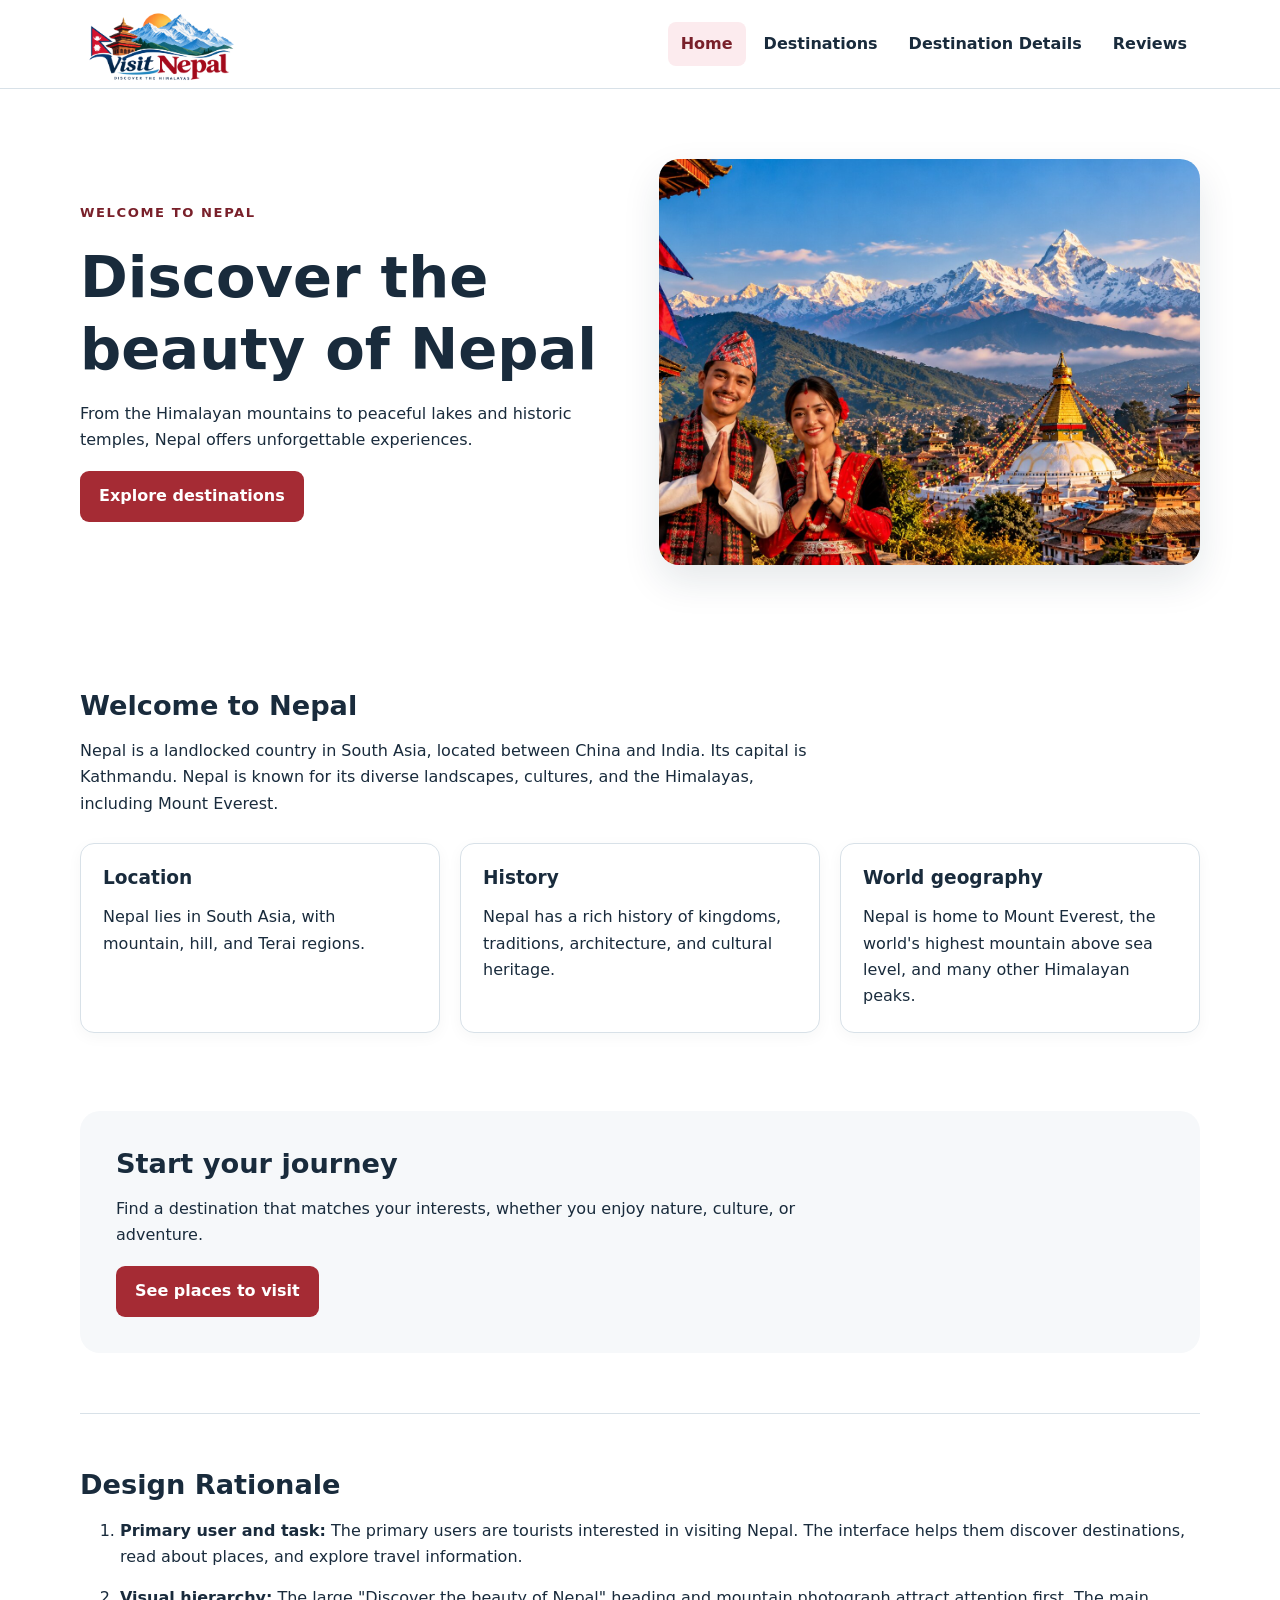
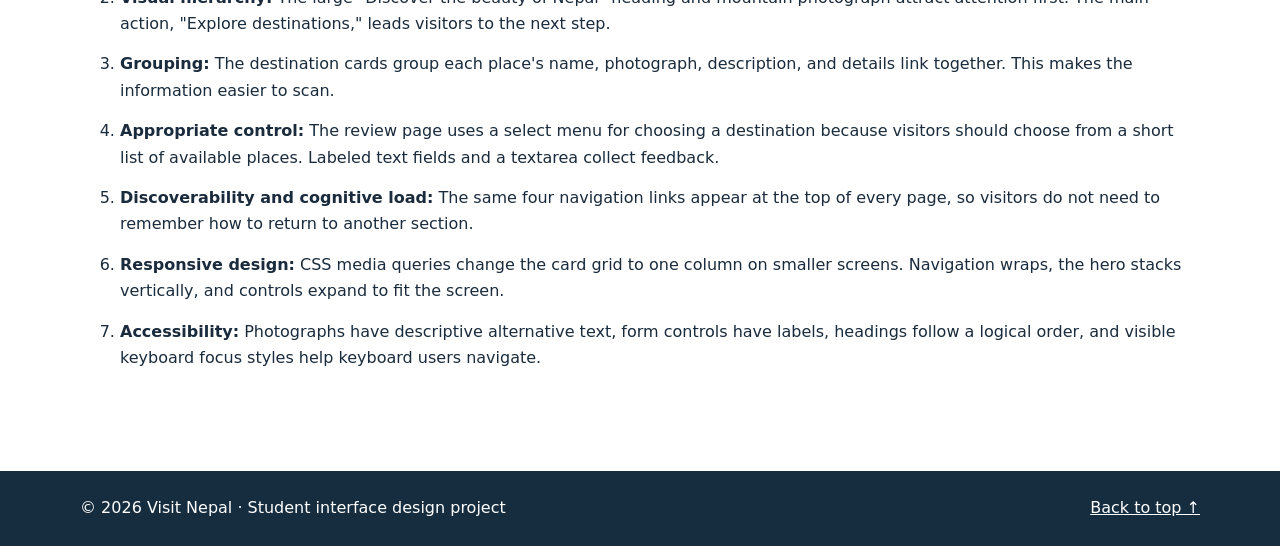
<file: index.html>
<!doctype html>
<html lang="en">

<head>
  <meta charset="utf-8">
  <meta name="viewport" content="width=device-width, initial-scale=1">
  <meta name="description" content="Explore Nepal's destinations, landscapes, and culture.">
  <title>Discover Nepal | Visit Nepal</title>
  <link rel="stylesheet" href="styles.css">
</head>

<body id="top">

  <a class="skip-link" href="#main">Skip to main content</a>

  <header class="site-header">
    <div class="container header-inner">

      <a class="brand" href="index.html" aria-label="Visit Nepal home">
        <img
          src="Logo.png"
          alt="Visit Nepal Logo"
          class="site-logo"
        >
      </a>

      <nav aria-label="Main navigation">
        <a href="index.html" aria-current="page">Home</a>
        <a href="destinations.html">Destinations</a>
        <a href="details.html">Destination Details</a>
        <a href="reviews.html">Reviews</a>
      </nav>

    </div>
  </header>

  <main id="main" class="container">

    <section class="hero">

      <div>
        <p class="eyebrow">WELCOME TO NEPAL</p>

        <h1>Discover the beauty of Nepal</h1>

        <p>
          From the Himalayan mountains to peaceful lakes and historic
          temples, Nepal offers unforgettable experiences.
        </p>

        <a class="button" href="destinations.html">
          Explore destinations
        </a>
      </div>

      <img
        src="Homepage.jpg"
          alt="Scenic landscape of Nepal"
        loading="eager"
      >

    </section>

    <section class="section">

      <h2>Welcome to Nepal</h2>

      <p>
        Nepal is a landlocked country in South Asia, located between
        China and India. Its capital is Kathmandu. Nepal is known
        for its diverse landscapes, cultures, and the Himalayas,
        including Mount Everest.
      </p>

      <div class="cards">

        <article class="card">
          <h3>Location</h3>

          <p>
            Nepal lies in South Asia, with mountain, hill,
            and Terai regions.
          </p>
        </article>

        <article class="card">
          <h3>History</h3>

          <p>
            Nepal has a rich history of kingdoms, traditions,
            architecture, and cultural heritage.
          </p>
        </article>

        <article class="card">
          <h3>World geography</h3>

          <p>
            Nepal is home to Mount Everest, the world's highest
            mountain above sea level, and many other Himalayan peaks.
          </p>
        </article>

      </div>

    </section>

    <section class="section highlight">

      <h2>Start your journey</h2>

      <p>
        Find a destination that matches your interests,
        whether you enjoy nature, culture, or adventure.
      </p>

      <a class="button" href="destinations.html">
        See places to visit
      </a>

    </section>

    <section class="section rationale" id="design-rationale">

      <h2>Design Rationale</h2>

      <ol>

        <li>
          <strong>Primary user and task:</strong>
          The primary users are tourists interested in visiting Nepal.
          The interface helps them discover destinations, read about
          places, and explore travel information.
        </li>

        <li>
          <strong>Visual hierarchy:</strong>
          The large "Discover the beauty of Nepal" heading and
          mountain photograph attract attention first.
          The main action, "Explore destinations," leads visitors
          to the next step.
        </li>

        <li>
          <strong>Grouping:</strong>
          The destination cards group each place's name, photograph,
          description, and details link together.
          This makes the information easier to scan.
        </li>

        <li>
          <strong>Appropriate control:</strong>
          The review page uses a select menu for choosing a destination
          because visitors should choose from a short list of available
          places. Labeled text fields and a textarea collect feedback.
        </li>

        <li>
          <strong>Discoverability and cognitive load:</strong>
          The same four navigation links appear at the top of every
          page, so visitors do not need to remember how to return
          to another section.
        </li>

        <li>
          <strong>Responsive design:</strong>
          CSS media queries change the card grid to one column
          on smaller screens. Navigation wraps, the hero stacks
          vertically, and controls expand to fit the screen.
        </li>

        <li>
          <strong>Accessibility:</strong>
          Photographs have descriptive alternative text, form
          controls have labels, headings follow a logical order,
          and visible keyboard focus styles help keyboard users navigate.
        </li>

      </ol>

    </section>

  </main>

  <footer class="site-footer">
    <div class="container footer-inner">

      <p>© 2026 Visit Nepal · Student interface design project</p>

      <a href="#top">Back to top ↑</a>

    </div>
  </footer>

</body>
</html>
</file>
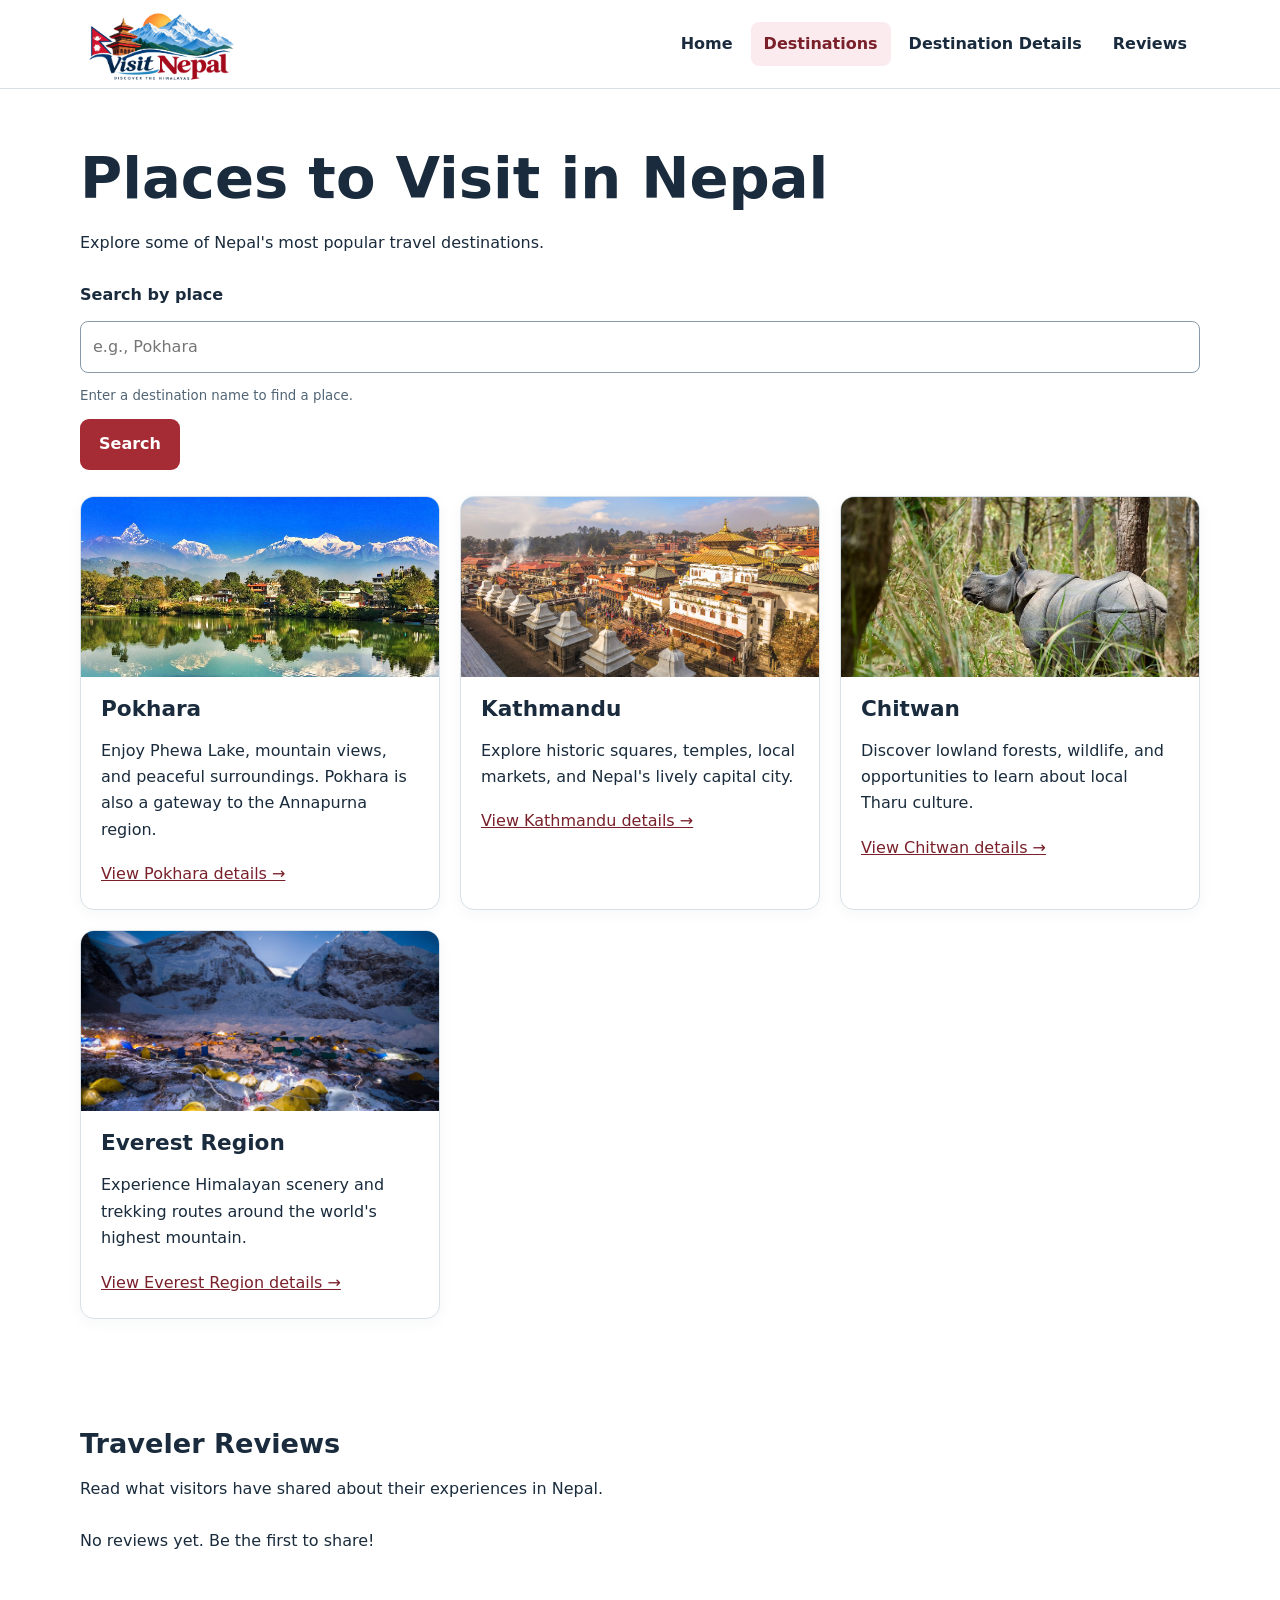
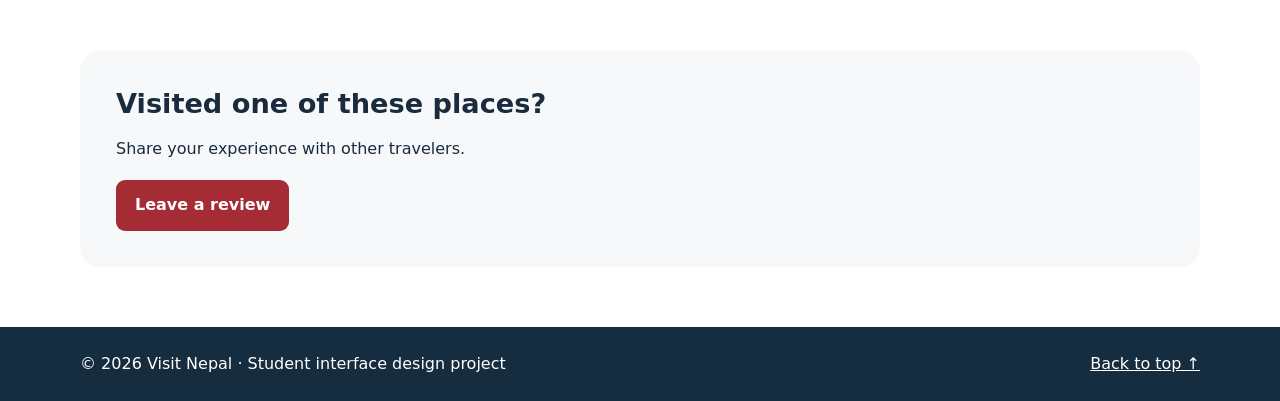
<file: destinations.html>
<!doctype html>
<html lang="en">

<head>
  <meta charset="utf-8">
  <meta name="viewport" content="width=device-width, initial-scale=1">
  <meta name="description" content="Explore Nepal's destinations, landscapes, and culture.">
  <title>Places to Visit | Visit Nepal</title>
  <link rel="stylesheet" href="styles.css">
</head>

<body id="top">

  <a class="skip-link" href="#main">Skip to main content</a>

  <header class="site-header">
    <div class="container header-inner">

      <a class="brand" href="index.html" aria-label="Visit Nepal home">
        <img
          src="Logo.png"
          alt="Visit Nepal Logo"
          class="site-logo"
        >
      </a>

      <nav aria-label="Main navigation">
        <a href="index.html">Home</a>
        <a href="destinations.html" aria-current="page">Destinations</a>
        <a href="details.html?place=pokhara">Destination Details</a>
        <a href="reviews.html">Reviews</a>
      </nav>

    </div>
  </header>

  <main id="main" class="container">

    <section class="section">

      <h1>Places to Visit in Nepal</h1>

      <p>
        Explore some of Nepal's most popular travel destinations.
      </p>

      <form class="search" id="destination-search">

        <label for="place-search">Search by place</label>

        <input
          id="place-search"
          name="place"
          type="search"
          placeholder="e.g., Pokhara"
          aria-describedby="search-help"
        >

        <small id="search-help">
          Enter a destination name to find a place.
        </small>

        <button type="submit">Search</button>

      </form>

      <div class="cards" id="destination-cards">

        <article class="card destination" data-place="pokhara">

          <div class="scene scene-lake">
            <img
              src="Pokhara.jpg"
              alt="Beautiful scenery of Pokhara, Nepal"
              loading="lazy"
            >
          </div>

          <h2>Pokhara</h2>

          <p>
            Enjoy Phewa Lake, mountain views, and peaceful surroundings.
            Pokhara is also a gateway to the Annapurna region.
          </p>

          <a href="details.html?place=pokhara">
            View Pokhara details →
          </a>

        </article>

        <article class="card destination" data-place="kathmandu">

          <div class="scene scene-city">
            <img
              src="Kathmandu.jpg"
              alt="Historic architecture in Kathmandu, Nepal"
              loading="lazy"
            >
          </div>

          <h2>Kathmandu</h2>

          <p>
            Explore historic squares, temples, local markets,
            and Nepal's lively capital city.
          </p>

          <a href="details.html?place=kathmandu">
            View Kathmandu details →
          </a>

        </article>

        <article class="card destination" data-place="chitwan">

          <div class="scene scene-forest">
            <img
              src="Chitwan.jpg"
              alt="Wildlife and natural scenery in Chitwan National Park, Nepal"
              loading="lazy"
            >
          </div>

          <h2>Chitwan</h2>

          <p>
            Discover lowland forests, wildlife, and opportunities
            to learn about local Tharu culture.
          </p>

          <a href="details.html?place=chitwan">
            View Chitwan details →
          </a>

        </article>

        <article class="card destination" data-place="everest">

          <div class="scene scene-mountain">
            <img
              src="Everest.jpg"
              alt="Mount Everest Base Camp with snowy mountains and tents"
              loading="lazy"
            >
          </div>

          <h2>Everest Region</h2>

          <p>
            Experience Himalayan scenery and trekking routes
            around the world's highest mountain.
          </p>

          <a href="details.html?place=everest">
            View Everest Region details →
          </a>

        </article>

      </div>

      <p id="no-results" hidden>
        No destinations found. Try searching for another place.
      </p>

    </section>

    <section class="section" id="traveler-reviews">

      <h2>Traveler Reviews</h2>

      <p>
        Read what visitors have shared about their experiences
        in Nepal.
      </p>

      <div id="reviews-list" class="cards"></div>

    </section>

    <section class="section highlight">

      <h2>Visited one of these places?</h2>

      <p>
        Share your experience with other travelers.
      </p>

      <a class="button" href="reviews.html">
        Leave a review
      </a>

    </section>

  </main>

  <footer class="site-footer">
    <div class="container footer-inner">

      <p>
        © 2026 Visit Nepal · Student interface design project
      </p>

      <a href="#top">Back to top ↑</a>

    </div>
  </footer>

  <script>

    const searchForm = document.getElementById("destination-search");
    const searchInput = document.getElementById("place-search");
    const destinationCards = document.querySelectorAll(
      ".destination"
    );
    const noResults = document.getElementById("no-results");

    function searchDestinations() {

      const searchText = searchInput.value.trim().toLowerCase();
      let found = 0;

      destinationCards.forEach(function(card) {

        const placeName = card.dataset.place;

        if (placeName.includes(searchText)) {
          card.hidden = false;
          found++;
        } else {
          card.hidden = true;
        }

      });

      noResults.hidden = found > 0;
    }

    searchForm.addEventListener("submit", function(event) {
      event.preventDefault();
      searchDestinations();
    });

    searchInput.addEventListener("input", searchDestinations);

    const reviewsList = document.getElementById("reviews-list");

    const reviews = JSON.parse(
      localStorage.getItem("nepalReviews") || "[]"
    );

    if (reviews.length === 0) {

      const message = document.createElement("p");

      message.textContent =
        "No reviews yet. Be the first to share!";

      reviewsList.appendChild(message);

    } else {

      reviews.forEach(function(review) {

        const card = document.createElement("article");
        card.className = "card";

        const place = document.createElement("h3");
        place.textContent = review.destination;

        const name = document.createElement("p");
        name.textContent = "Reviewed by: " + review.name;

        const rating = document.createElement("p");

        const stars = Math.max(
          0,
          Math.min(5, Number(review.rating) || 0)
        );

        rating.textContent =
          "Rating: " +
          "★".repeat(stars) +
          "☆".repeat(5 - stars);

        const experience = document.createElement("p");
        experience.textContent = review.experience;

        const date = document.createElement("p");
        date.className = "note";
        date.textContent = "Posted: " + review.date;

        card.appendChild(place);
        card.appendChild(name);
        card.appendChild(rating);
        card.appendChild(experience);
        card.appendChild(date);

        reviewsList.appendChild(card);

      });

    }

  </script>

</body>
</html>
</file>
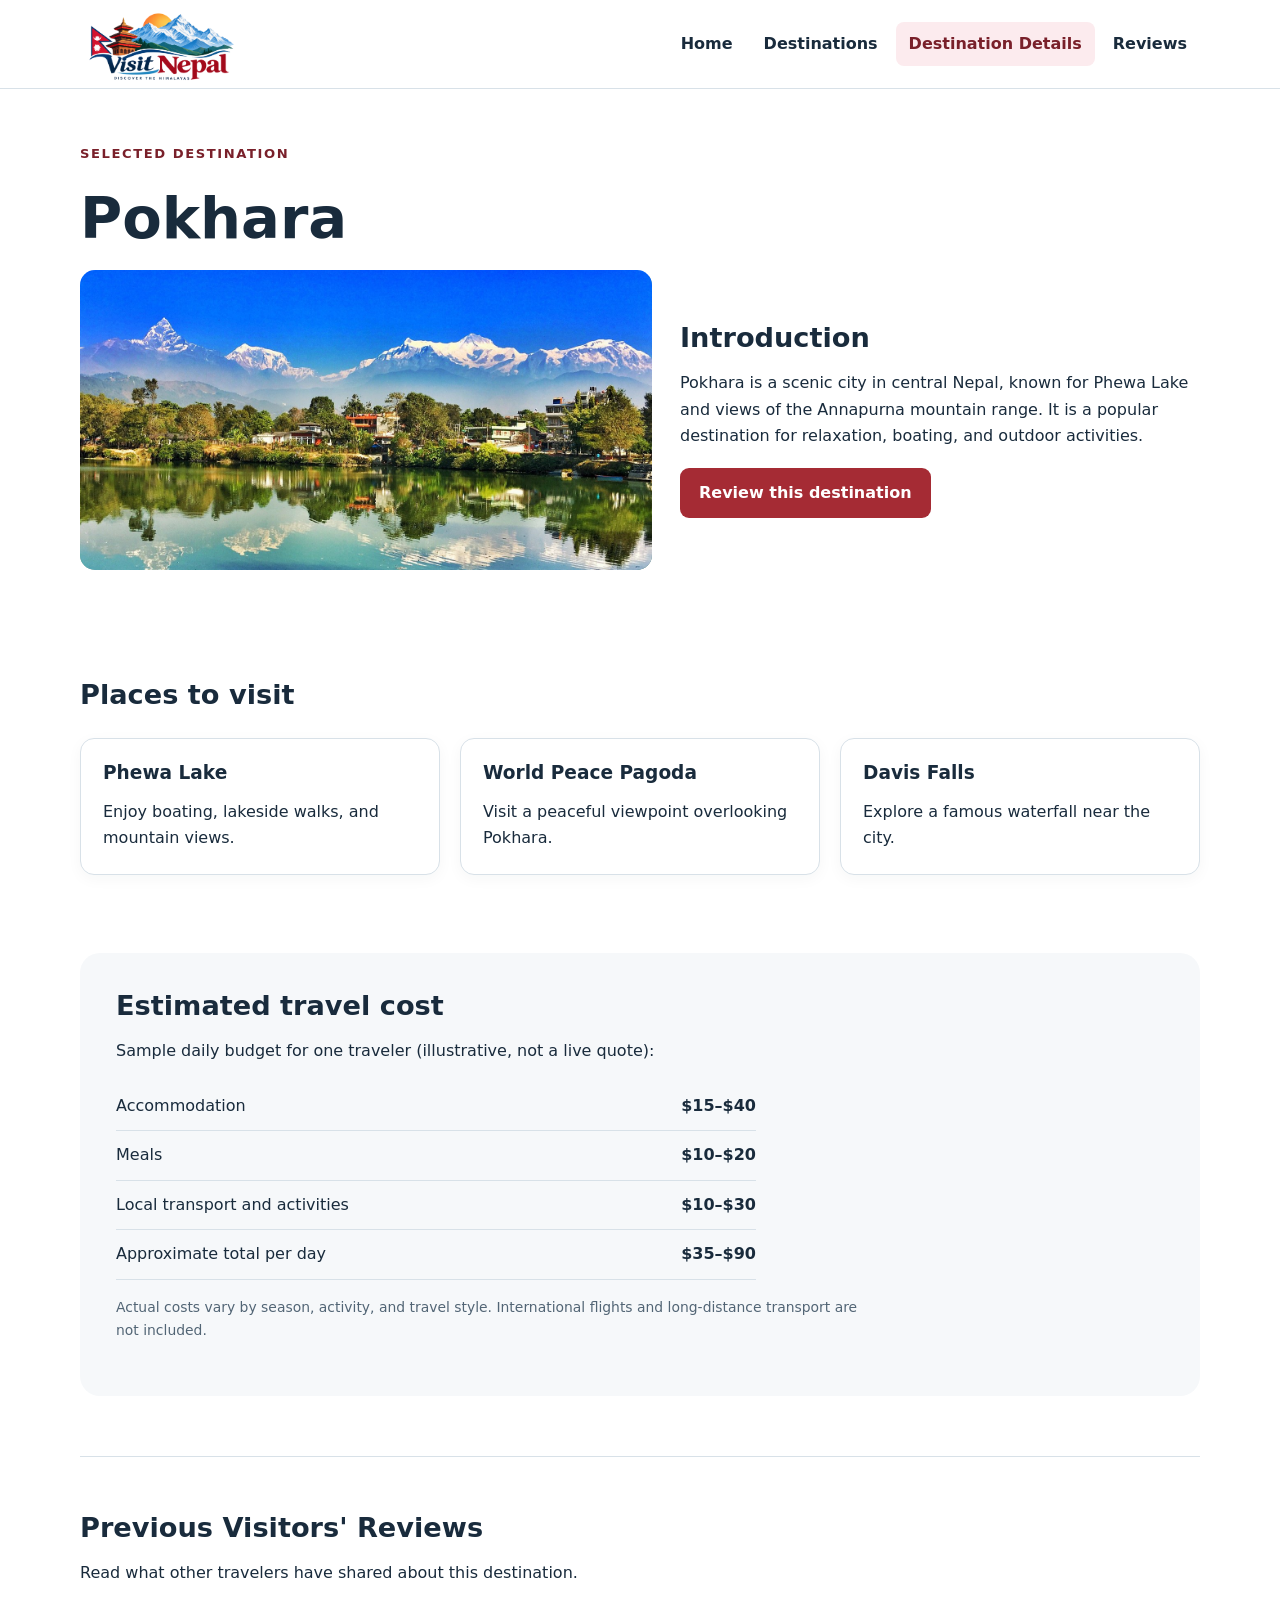
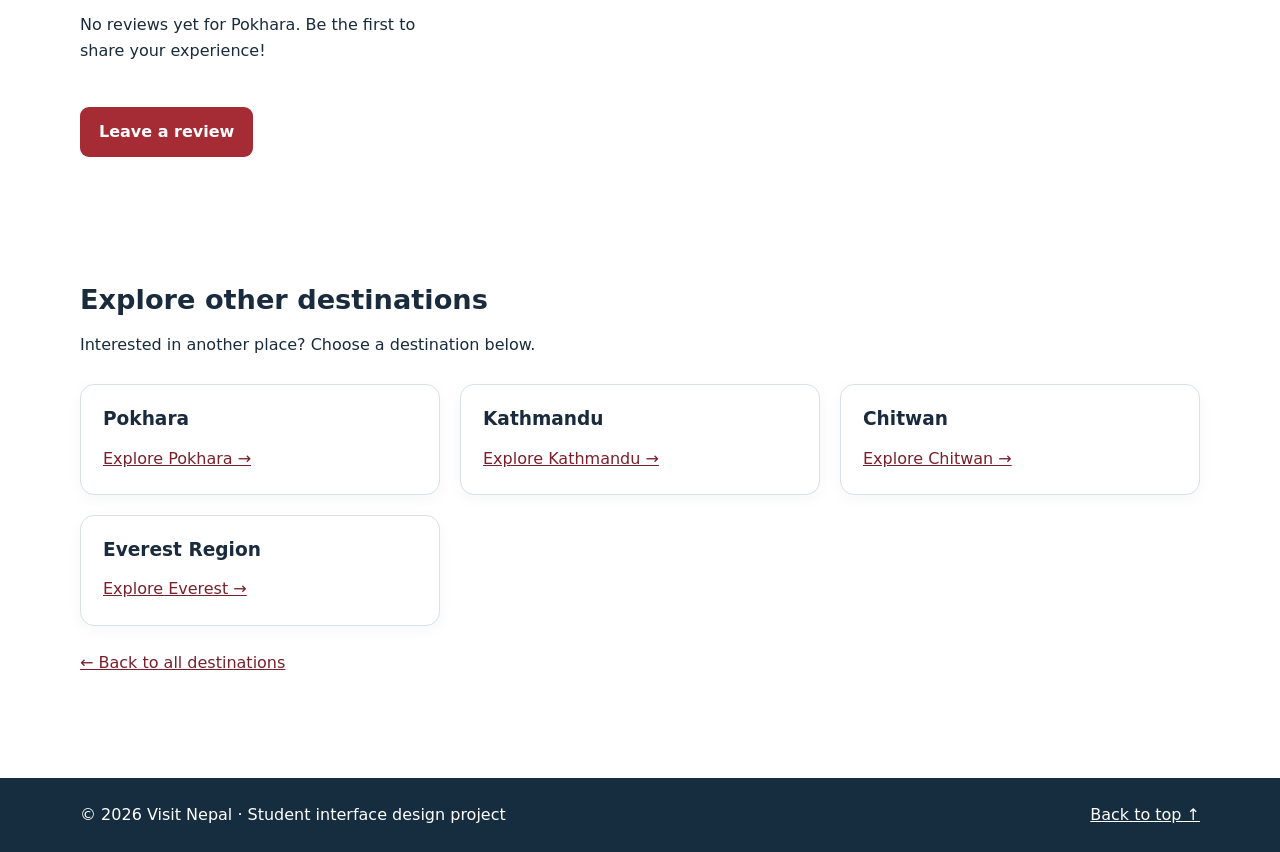
<file: details.html>
<!doctype html>
<html lang="en">

<head>
  <meta charset="utf-8">
  <meta name="viewport" content="width=device-width, initial-scale=1">
  <meta name="description" content="Explore Nepal's destinations, landscapes, and culture.">
  <title>Destination Details | Visit Nepal</title>
  <link rel="stylesheet" href="styles.css">
</head>

<body id="top">

  <a class="skip-link" href="#main">Skip to main content</a>

  <header class="site-header">
    <div class="container header-inner">

      <a class="brand" href="index.html" aria-label="Visit Nepal home">
        <img
          src="Logo.png"
          alt="Visit Nepal Logo"
          class="site-logo"
        >
      </a>

      <nav aria-label="Main navigation">
        <a href="index.html">Home</a>
        <a href="destinations.html">Destinations</a>
        <a href="details.html" aria-current="page">Destination Details</a>
        <a href="reviews.html">Reviews</a>
      </nav>

    </div>
  </header>

  <main id="main" class="container">

    <section class="section">

      <p class="eyebrow">SELECTED DESTINATION</p>

      <h1 id="place-name">Pokhara</h1>

      <div class="detail-hero">

        <div class="scene">
          <img
            id="place-image"
            src="Pokhara.jpg"
            alt="Scenery of Pokhara, Nepal"
            loading="eager"
          >
        </div>

        <div>

          <h2>Introduction</h2>

          <p id="place-description"></p>

          <a
            class="button"
            id="review-link"
            href="reviews.html?place=pokhara"
          >
            Review this destination
          </a>

        </div>

      </div>

    </section>

    <section class="section">

      <h2>Places to visit</h2>

      <div class="cards" id="attractions-list"></div>

    </section>

    <section class="section highlight">

      <h2>Estimated travel cost</h2>

      <p>
        Sample daily budget for one traveler
        (illustrative, not a live quote):
      </p>

      <ul class="budget" id="budget-list"></ul>

      <p class="note">
        Actual costs vary by season, activity, and travel style.
        International flights and long-distance transport
        are not included.
      </p>

    </section>

    <section class="section" id="previous-reviews">

      <h2>Previous Visitors' Reviews</h2>

      <p id="reviews-description">
        Read what other travelers have shared about this destination.
      </p>

      <div class="cards" id="destination-reviews"></div>

      <p style="margin-top: 24px;">
        <a class="button" id="leave-review-link" href="reviews.html">
          Leave a review
        </a>
      </p>

    </section>

    <section class="section" id="other-places">

      <h2>Explore other destinations</h2>

      <p>
        Interested in another place?
        Choose a destination below.
      </p>

      <div class="cards">

        <article class="card">
          <h3>Pokhara</h3>
          <a href="details.html?place=pokhara">
            Explore Pokhara →
          </a>
        </article>

        <article class="card">
          <h3>Kathmandu</h3>
          <a href="details.html?place=kathmandu">
            Explore Kathmandu →
          </a>
        </article>

        <article class="card">
          <h3>Chitwan</h3>
          <a href="details.html?place=chitwan">
            Explore Chitwan →
          </a>
        </article>

        <article class="card">
          <h3>Everest Region</h3>
          <a href="details.html?place=everest">
            Explore Everest →
          </a>
        </article>

      </div>

      <p style="margin-top: 24px;">
        <a href="destinations.html">
          ← Back to all destinations
        </a>
      </p>

    </section>

  </main>

  <footer class="site-footer">
    <div class="container footer-inner">

      <p>© 2026 Visit Nepal · Student interface design project</p>

      <a href="#top">Back to top ↑</a>

    </div>
  </footer>

  <script>

    const destinations = {

      pokhara: {
        name: "Pokhara",
        image: "Pokhara.jpg",

        description:
          "Pokhara is a scenic city in central Nepal, known for " +
          "Phewa Lake and views of the Annapurna mountain range. " +
          "It is a popular destination for relaxation, boating, " +
          "and outdoor activities.",

        attractions: [
          {
            name: "Phewa Lake",
            description: "Enjoy boating, lakeside walks, and mountain views."
          },
          {
            name: "World Peace Pagoda",
            description: "Visit a peaceful viewpoint overlooking Pokhara."
          },
          {
            name: "Davis Falls",
            description: "Explore a famous waterfall near the city."
          }
        ],

        budget: [
          ["Accommodation", "$15–$40"],
          ["Meals", "$10–$20"],
          ["Local transport and activities", "$10–$30"],
          ["Approximate total per day", "$35–$90"]
        ]
      },

      kathmandu: {
        name: "Kathmandu",
        image: "Kathmandu.jpg",

        description:
          "Kathmandu is the capital of Nepal and is known for its " +
          "historic temples, cultural heritage, traditional markets, " +
          "and busy city life. Visitors can explore ancient " +
          "architecture and learn about Nepalese traditions.",

        attractions: [
          {
            name: "Pashupatinath Temple",
            description: "Visit an important Hindu temple complex."
          },
          {
            name: "Swayambhunath Stupa",
            description: "Explore the famous hilltop stupa, also called the Monkey Temple."
          },
          {
            name: "Kathmandu Durbar Square",
            description: "Discover historic palaces, temples, and traditional architecture."
          }
        ],

        budget: [
          ["Accommodation", "$15–$45"],
          ["Meals", "$10–$25"],
          ["Local transport and activities", "$10–$30"],
          ["Approximate total per day", "$35–$100"]
        ]
      },

      chitwan: {
        name: "Chitwan",
        image: "Chitwan.jpg",

        description:
          "Chitwan is located in the southern lowlands of Nepal. " +
          "It is famous for Chitwan National Park, wildlife, " +
          "forests, and Tharu culture. Visitors can enjoy " +
          "nature activities and learn about local traditions.",

        attractions: [
          {
            name: "Chitwan National Park",
            description: "Explore protected forests and look for wildlife with a guide."
          },
          {
            name: "Rapti River",
            description: "Enjoy riverside scenery and guided canoe activities."
          },
          {
            name: "Tharu Cultural Experience",
            description: "Learn about the traditions and culture of the Tharu community."
          }
        ],

        budget: [
          ["Accommodation", "$15–$45"],
          ["Meals", "$10–$25"],
          ["Local transport and activities", "$20–$60"],
          ["Approximate total per day", "$45–$130"]
        ]
      },

      everest: {
        name: "Everest Region",
        image: "Everest.jpg",

        description:
          "The Everest Region is located in northeastern Nepal " +
          "and is famous for Mount Everest, the world's highest " +
          "mountain above sea level. It offers Himalayan scenery, " +
          "trekking routes, and Sherpa cultural experiences.",

        attractions: [
          {
            name: "Everest Base Camp",
            description: "Experience a famous trekking destination in the Himalayas."
          },
          {
            name: "Namche Bazaar",
            description: "Explore a mountain town known as a gateway to Everest."
          },
          {
            name: "Tengboche Monastery",
            description: "Visit a Buddhist monastery surrounded by mountain scenery."
          }
        ],

        budget: [
          ["Accommodation", "$15–$40"],
          ["Meals", "$20–$45"],
          ["Guides, permits, and activities", "$30–$100"],
          ["Approximate total per day", "$65–$185"]
        ]
      }

    };

    const params = new URLSearchParams(window.location.search);
   const requestedPlace = params.get("place");
const selectedPlace = destinations[requestedPlace]
  ? requestedPlace
  : "pokhara";

const place = destinations[selectedPlace];

    document.title = place.name + " | Visit Nepal";

    document.getElementById("place-name").textContent = place.name;

    const placeImage = document.getElementById("place-image");
    placeImage.src = place.image;
    placeImage.alt = "Scenery of " + place.name + ", Nepal";

    document.getElementById("place-description").textContent =
      place.description;

    document.getElementById("review-link").href =
      "reviews.html?place=" + selectedPlace;

    const attractionsList = document.getElementById("attractions-list");

    place.attractions.forEach(function(attraction) {

      const card = document.createElement("article");
      card.className = "card";

      const heading = document.createElement("h3");
      heading.textContent = attraction.name;

      const description = document.createElement("p");
      description.textContent = attraction.description;

      card.appendChild(heading);
      card.appendChild(description);

      attractionsList.appendChild(card);

    });

    const budgetList = document.getElementById("budget-list");

    place.budget.forEach(function(item) {

      const listItem = document.createElement("li");

      const label = document.createElement("span");
      label.textContent = item[0];

      const cost = document.createElement("strong");
      cost.textContent = item[1];

      listItem.appendChild(label);
      listItem.appendChild(cost);

      budgetList.appendChild(listItem);

    });

    const reviewsContainer = document.getElementById(
      "destination-reviews"
    );

    const savedReviews = JSON.parse(
      localStorage.getItem("nepalReviews") || "[]"
    );

    const destinationReviews = savedReviews.filter(function(review) {
      return review.destination === place.name;
    });

    document.getElementById("leave-review-link").href =
      "reviews.html?place=" + selectedPlace;

    if (destinationReviews.length === 0) {

      const message = document.createElement("p");

      message.textContent =
        "No reviews yet for " + place.name +
        ". Be the first to share your experience!";

      reviewsContainer.appendChild(message);

    } else {

      destinationReviews.reverse().forEach(function(review) {

        const card = document.createElement("article");
        card.className = "card";

        const heading = document.createElement("h3");
        heading.textContent = review.name;

        const rating = document.createElement("p");

        const stars = Math.max(
          0,
          Math.min(5, Math.round(Number(review.rating) || 0))
        );

        rating.textContent =
          "Rating: " +
          "★".repeat(stars) +
          "☆".repeat(5 - stars);

        const experience = document.createElement("p");
        experience.textContent = review.experience;

        const date = document.createElement("p");
        date.className = "note";
        date.textContent = "Posted: " + review.date;

        card.appendChild(heading);
        card.appendChild(rating);
        card.appendChild(experience);
        card.appendChild(date);

        reviewsContainer.appendChild(card);

      });

    }

  </script>

</body>
</html>
</file>
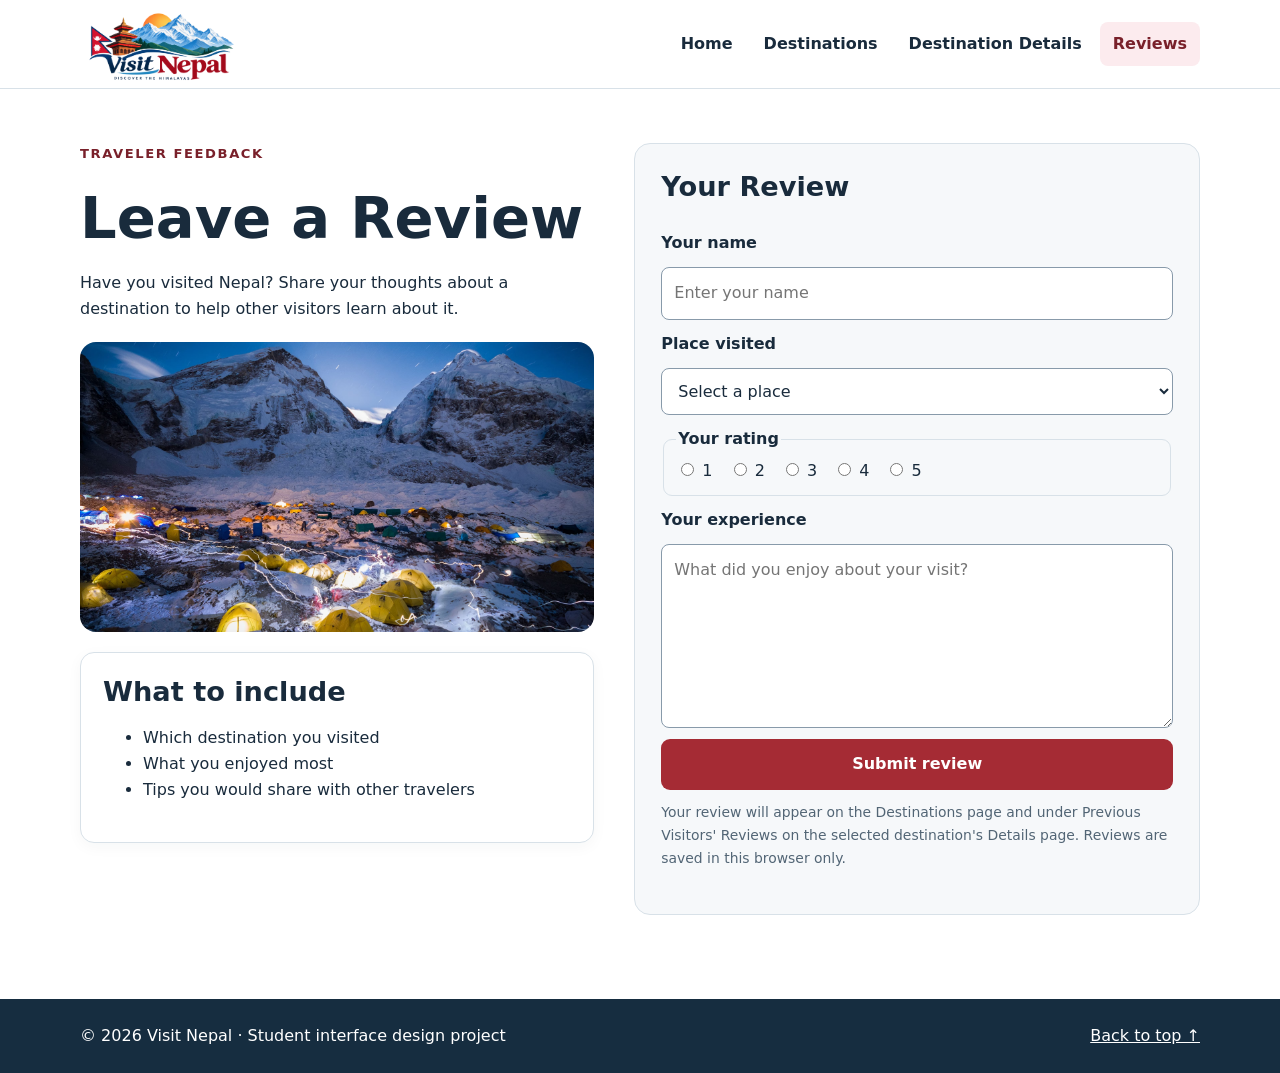
<file: reviews.html>
<!doctype html>
<html lang="en">

<head>
  <meta charset="utf-8">
  <meta name="viewport" content="width=device-width, initial-scale=1">
  <meta name="description" content="Share your travel experience in Nepal.">
  <title>Share Your Experience | Visit Nepal</title>
  <link rel="stylesheet" href="styles.css">
</head>

<body id="top">

  <a class="skip-link" href="#main">Skip to main content</a>

  <header class="site-header">
    <div class="container header-inner">

      <a class="brand" href="index.html" aria-label="Visit Nepal home">
        <img
          src="Logo.png"
          alt="Visit Nepal Logo"
          class="site-logo"
        >
      </a>

      <nav aria-label="Main navigation">
        <a href="index.html">Home</a>
        <a href="destinations.html">Destinations</a>
        <a href="details.html">Destination Details</a>
        <a href="reviews.html" aria-current="page">Reviews</a>
      </nav>

    </div>
  </header>

  <main id="main" class="container">

    <section class="section form-section">

      <div>

        <p class="eyebrow">TRAVELER FEEDBACK</p>

        <h1>Leave a Review</h1>

        <p>
          Have you visited Nepal? Share your thoughts about a
          destination to help other visitors learn about it.
        </p>

        <img
          class="review-photo"
          src="Everest.jpg"
          alt="Snowy Himalayan mountains in Nepal"
          loading="lazy"
        >

        <div class="card">

          <h2>What to include</h2>

          <ul>
            <li>Which destination you visited</li>
            <li>What you enjoyed most</li>
            <li>Tips you would share with other travelers</li>
          </ul>

        </div>

      </div>

      <div>

        <div
          id="thank-you-message"
          class="card"
          hidden
          role="status"
          aria-live="polite"
        >

          <h2>Thank you for your review!</h2>

          <p>
            Your review has been submitted successfully.
            We appreciate you sharing your travel experience.
          </p>

          <p>
            Your review is now saved and can be viewed under
            Previous Visitors' Reviews on the selected
            destination's Details page.
          </p>

          <a
            id="view-review-link"
            class="button"
            href="destinations.html"
          >
            View your review →
          </a>

          <p style="margin-top: 20px;">
            <a href="destinations.html">
              Explore more destinations
            </a>
          </p>

        </div>

        <form class="review-form" id="review-form">

          <h2>Your Review</h2>

          <label for="visitor">Your name</label>

          <input
            id="visitor"
            name="visitor"
            type="text"
            placeholder="Enter your name"
            maxlength="80"
            autocomplete="name"
            required
          >

          <label for="destination">Place visited</label>

          <select
            id="destination"
            name="destination"
            required
          >
            <option value="">Select a place</option>
            <option value="Pokhara">Pokhara</option>
            <option value="Kathmandu">Kathmandu</option>
            <option value="Chitwan">Chitwan</option>
            <option value="Everest Region">Everest Region</option>
          </select>

          <fieldset>

            <legend>Your rating</legend>

            <div class="ratings">

              <label>
                <input
                  type="radio"
                  name="rating"
                  value="1"
                  required
                >
                1
              </label>

              <label>
                <input
                  type="radio"
                  name="rating"
                  value="2"
                >
                2
              </label>

              <label>
                <input
                  type="radio"
                  name="rating"
                  value="3"
                >
                3
              </label>

              <label>
                <input
                  type="radio"
                  name="rating"
                  value="4"
                >
                4
              </label>

              <label>
                <input
                  type="radio"
                  name="rating"
                  value="5"
                >
                5
              </label>

            </div>

          </fieldset>

          <label for="review">Your experience</label>

          <textarea
            id="review"
            name="review"
            rows="6"
            maxlength="2000"
            placeholder="What did you enjoy about your visit?"
            required
          ></textarea>

          <button type="submit">
            Submit review
          </button>

          <p id="review-error" class="note" role="alert" hidden>
            Your review could not be saved.
            Please try again.
          </p>

          <p class="note">
            Your review will appear on the Destinations page
            and under Previous Visitors' Reviews on the
            selected destination's Details page.
            Reviews are saved in this browser only.
          </p>

        </form>

      </div>

    </section>

  </main>

  <footer class="site-footer">
    <div class="container footer-inner">

      <p>
        © 2026 Visit Nepal · Student interface design project
      </p>

      <a href="#top">Back to top ↑</a>

    </div>
  </footer>

  <script>

    const reviewForm = document.getElementById("review-form");

    const destinationNames = {
      pokhara: "Pokhara",
      kathmandu: "Kathmandu",
      chitwan: "Chitwan",
      everest: "Everest Region"
    };

    const destinationIds = {
      "Pokhara": "pokhara",
      "Kathmandu": "kathmandu",
      "Chitwan": "chitwan",
      "Everest Region": "everest"
    };

    const params = new URLSearchParams(window.location.search);
    const selectedPlace = params.get("place");

    if (destinationNames[selectedPlace]) {

      document.getElementById("destination").value =
        destinationNames[selectedPlace];

    }

    reviewForm.addEventListener("submit", function(event) {

      event.preventDefault();

      const name = document.getElementById("visitor").value.trim();

      const destination = document.getElementById("destination").value;

      const selectedRating = document.querySelector(
        'input[name="rating"]:checked'
      );

      const experience = document.getElementById("review").value.trim();

      if (
        !name ||
        !destinationIds[destination] ||
        !selectedRating ||
        !experience
      ) {
        return;
      }

      const newReview = {
        name: name,
        destination: destination,
        rating: Number(selectedRating.value),
        experience: experience,
        date: new Date().toLocaleDateString()
      };

      try {

        const reviews = JSON.parse(
          localStorage.getItem("nepalReviews") || "[]"
        );

        reviews.push(newReview);

        localStorage.setItem(
          "nepalReviews",
          JSON.stringify(reviews)
        );

      } catch (error) {

        document.getElementById("review-error").hidden = false;

        return;
      }

      const thankYouMessage = document.getElementById(
        "thank-you-message"
      );

      reviewForm.hidden = true;

      thankYouMessage.hidden = false;

      const destinationId = destinationIds[destination];

      const viewReviewLink = document.getElementById(
        "view-review-link"
      );

      viewReviewLink.href =
        "details.html?place=" +
        destinationId +
        "#previous-reviews";

      thankYouMessage.scrollIntoView({
        behavior: "smooth",
        block: "center"
      });

      viewReviewLink.focus({
        preventScroll: true
      });

    });

  </script>

</body>
</html>
</file>
<file: styles.css>
:root {
    --red: #a52b34;
    --red-dark: #79202a;
    --ink: #192b3c;
    --muted: #526575;
    --pale: #f6f8fa;
    --line: #d8e1e8;
    --white: #fff;
    --focus: #005fcc;
}

/* General Page Styling */
* {
    box-sizing: border-box;
}

html {
    scroll-behavior: smooth;
}

body {
    margin: 0;
    background: var(--white);
    color: var(--ink);
    font: 16px/1.65 system-ui, -apple-system,
          BlinkMacSystemFont, "Segoe UI", sans-serif;
}

.container {
    width: min(1120px, calc(100% - 40px));
    margin-inline: auto;
}

/* Links and Accessibility */
a {
    color: var(--red-dark);
}

a:hover {
    text-decoration-thickness: 2px;
}

a:focus-visible,
button:focus-visible,
input:focus-visible,
select:focus-visible,
textarea:focus-visible {
    outline: 3px solid var(--focus);
    outline-offset: 3px;
}

.skip-link {
    position: absolute;
    top: -100px;
    left: 12px;
    background: white;
    padding: 8px;
    z-index: 10;
}

.skip-link:focus {
    top: 8px;
}

/* Header */
.site-header {
    background: white;
    border-bottom: 1px solid var(--line);
    position: relative;
}

.header-inner,
.footer-inner {
    display: flex;
    justify-content: space-between;
    align-items: center;
    gap: 20px;
}

.header-inner {
    min-height: 88px;
}

/* Website Logo */
.brand {
    font-size: 1.45rem;
    font-weight: 800;
    text-decoration: none;
    color: var(--red-dark);
    white-space: nowrap;
    display: inline-flex;
    align-items: center;
}

.brand span {
    font-size: 1.1rem;
}

.site-logo {
    width: 160px;
    height: auto;
    display: block;
    object-fit: contain;
    transition: transform 0.3s ease;
}

.brand:hover .site-logo {
    transform: scale(1.05);
}

/* Navigation */
nav {
    display: flex;
    flex-wrap: wrap;
    gap: 5px;
}

nav a {
    padding: 9px 13px;
    border-radius: 8px;
    text-decoration: none;
    font-weight: 600;
    color: var(--ink);
}

nav a:hover,
nav a[aria-current="page"] {
    background: #fcebee;
    color: var(--red-dark);
}

/* Headings and Paragraphs */
h1,
h2,
h3 {
    line-height: 1.25;
    margin: 0 0 15px;
}

h1 {
    font-size: clamp(2.2rem, 5vw, 3.6rem);
}

h2 {
    font-size: 1.7rem;
}

h3 {
    font-size: 1.16rem;
}

p {
    margin: 0 0 18px;
}

/* Homepage Hero */
.hero {
    display: grid;
    grid-template-columns: 1fr 1fr;
    align-items: center;
    gap: 38px;
    padding: 70px 0;
}

.hero img {
    width: 100%;
    height: auto;
    aspect-ratio: 4 / 3;
    object-fit: cover;
    border-radius: 20px;
    box-shadow: 0 16px 38px #152b3c1c;
}

.eyebrow {
    color: var(--red-dark);
    font-size: 0.82rem;
    font-weight: 800;
    letter-spacing: 0.12em;
}

/* Buttons */
.button,
button {
    display: inline-block;
    border: 0;
    border-radius: 9px;
    padding: 12px 19px;
    background: var(--red);
    color: white;
    text-decoration: none;
    font: inherit;
    font-weight: 700;
    cursor: pointer;
    transition: background-color 0.2s ease,
                transform 0.2s ease;
}

.button:hover,
button:hover {
    background: var(--red-dark);
    transform: translateY(-2px);
}

/* Sections */
.section {
    padding: 54px 0;
}

.section > p {
    max-width: 750px;
}

/* Cards */
.cards {
    display: grid;
    grid-template-columns: repeat(3, minmax(0, 1fr));
    gap: 20px;
    margin-top: 26px;
}

.card {
    background: white;
    border: 1px solid var(--line);
    border-radius: 14px;
    padding: 22px;
    box-shadow: 0 4px 15px #172a3a0a;
}

.card p:last-child {
    margin-bottom: 0;
}

.highlight {
    background: var(--pale);
    border-radius: 20px;
    padding: 36px;
    margin: 24px 0 60px;
}

/* Destination Cards */
.destination {
    padding: 0;
    overflow: hidden;
    transition: transform 0.25s ease,
                box-shadow 0.25s ease;
}

.destination h2,
.destination p,
.destination a {
    margin-left: 20px;
    margin-right: 20px;
}

.destination h2 {
    font-size: 1.35rem;
    margin-top: 19px;
}

.destination a {
    display: inline-block;
    margin-bottom: 22px;
}

/* Destination Card Animation */
.destination:hover {
    transform: translateY(-5px);
    box-shadow: 0 14px 28px #172a3a20;
}

/* Destination Images */
.scene {
    height: 180px;
    background: linear-gradient(
        160deg,
        #d8effc 0 42%,
        #8fae9b 42% 61%,
        #326b61 61%
    );
    position: relative;
    overflow: hidden;
}

.scene::after {
    content: "";
    position: absolute;
    left: 15%;
    right: 15%;
    top: 22%;
    height: 85px;
    background: #f9fbff;
    clip-path: polygon(
        0 100%,
        25% 10%,
        43% 65%,
        61% 0,
        100% 100%
    );
}

.scene-lake {
    background: linear-gradient(
        #b5ddf0 0 45%,
        #648b75 45% 62%,
        #559fc2 62% 100%
    );
}

.scene-city {
    background: linear-gradient(
        #cde6ed 0 55%,
        #a96349 55% 65%,
        #c4a287 65%
    );
}

.scene-city::after {
    background: #783f32;
    clip-path: polygon(
        0 100%,
        0 55%,
        20% 55%,
        20% 30%,
        40% 30%,
        40% 0,
        60% 30%,
        60% 55%,
        80% 55%,
        80% 100%
    );
}

.scene-forest {
    background: linear-gradient(
        #c5e9ed 0 45%,
        #639b75 45% 70%,
        #2e634c 70%
    );
}

.scene-mountain {
    background: linear-gradient(
        #a3d2e8 0 60%,
        #3c708c 60%
    );
}

.scene img {
    width: 100%;
    height: 100%;
    display: block;
    object-fit: cover;
    position: relative;
    z-index: 1;
    transition: transform 0.45s ease;
}

.destination:hover .scene img {
    transform: scale(1.06);
}

/* Search Form */
.search {
    display: flex;
    flex-wrap: wrap;
    align-items: end;
    gap: 12px;
    margin: 26px 0;
}

.search label {
    width: 100%;
    font-weight: 700;
}

.search input {
    flex: 1;
    min-width: 180px;
}

.search small {
    width: 100%;
    color: var(--muted);
}

/* Form Inputs */
input,
select,
textarea {
    border: 1px solid #889aaa;
    border-radius: 8px;
    padding: 12px;
    font: inherit;
    max-width: 100%;
    background: white;
    color: var(--ink);
}

/* Destination Details Page */
.detail-hero {
    display: grid;
    grid-template-columns: 1.1fr 1fr;
    gap: 28px;
    align-items: center;
}

.detail-hero .scene {
    height: 300px;
    border-radius: 15px;
}

/* Travel Budget */
.budget {
    list-style: none;
    padding: 0;
    max-width: 640px;
}

.budget li {
    display: flex;
    justify-content: space-between;
    gap: 12px;
    border-bottom: 1px solid var(--line);
    padding: 11px 0;
}

.note {
    font-size: 0.87rem;
    color: var(--muted);
}

/* Review Page */
.form-section {
    display: grid;
    grid-template-columns: 1fr 1.1fr;
    gap: 40px;
    align-items: start;
}

.review-form {
    display: grid;
    gap: 11px;
    padding: 26px;
    border: 1px solid var(--line);
    border-radius: 16px;
    background: var(--pale);
}

.review-form label,
.review-form legend {
    font-weight: 700;
}

.review-form fieldset {
    border: 1px solid var(--line);
    border-radius: 9px;
}

.ratings {
    display: flex;
    flex-wrap: wrap;
    gap: 16px;
}

.ratings label {
    font-weight: 500;
}

.review-photo {
    display: block;
    width: 100%;
    aspect-ratio: 16 / 9;
    object-fit: cover;
    border-radius: 16px;
    margin: 20px 0;
}

/* Design Rationale */
.rationale {
    border-top: 1px solid var(--line);
}

.rationale li {
    margin-bottom: 14px;
}

/* Footer */
.site-footer {
    background: #162d40;
    color: white;
    padding: 24px 0;
    margin-top: 30px;
}

.site-footer p {
    margin: 0;
}

.site-footer a {
    color: white;
}

/* Homepage Animations */
.hero > div {
    animation: fadeUp 0.75s ease both;
}

.hero > img {
    animation: fadeIn 1s ease both;
}

@keyframes fadeUp {
    from {
        opacity: 0;
        transform: translateY(18px);
    }

    to {
        opacity: 1;
        transform: translateY(0);
    }
}

@keyframes fadeIn {
    from {
        opacity: 0;
    }

    to {
        opacity: 1;
    }
}

/* Tablet Responsive Design */
@media (max-width: 800px) {

    .header-inner {
        flex-direction: column;
        align-items: flex-start;
        padding: 16px 0;
    }

    .hero,
    .detail-hero,
    .form-section {
        grid-template-columns: 1fr;
    }

    .hero {
        padding: 38px 0;
    }

    .cards {
        grid-template-columns: repeat(2, minmax(0, 1fr));
    }
}

/* Mobile Responsive Design */
@media (max-width: 540px) {

    .container {
        width: min(100% - 28px, 1120px);
    }

    .cards {
        grid-template-columns: 1fr;
    }

    .section {
        padding: 35px 0;
    }

    .highlight {
        padding: 23px;
        margin-bottom: 35px;
    }

    nav a {
        padding: 8px 9px;
    }

    .footer-inner {
        flex-direction: column;
        align-items: flex-start;
    }

    .search input,
    .search button {
        width: 100%;
        flex: auto;
    }

    .review-form {
        padding: 18px;
    }

    .hero {
        gap: 20px;
    }

    .detail-hero .scene {
        height: 220px;
    }

    .site-logo {
        width: 130px;
    }
}

/* Accessibility: Reduced Motion */
@media (prefers-reduced-motion: reduce) {

    html {
        scroll-behavior: auto;
    }

    *,
    *::before,
    *::after {
        animation: none !important;
        transition: none !important;
    }

    .brand:hover .site-logo,
    .destination:hover,
    .destination:hover .scene img,
    .button:hover,
    button:hover {
        transform: none;
    }
}
/* Thank You Message */
#thank-you-message {
    background: #f6f8fa;
    border-left: 5px solid #a52b34;
    margin-bottom: 25px;
}

#thank-you-message h2 {
    color: #79202a;
}

/* Previous Visitors Reviews */
#previous-reviews {
    border-top: 1px solid var(--line);
}

#destination-reviews .card h3 {
    color: var(--red-dark);
}

/* Keep hidden elements hidden */
[hidden] {
    display: none !important;
}
</file>
